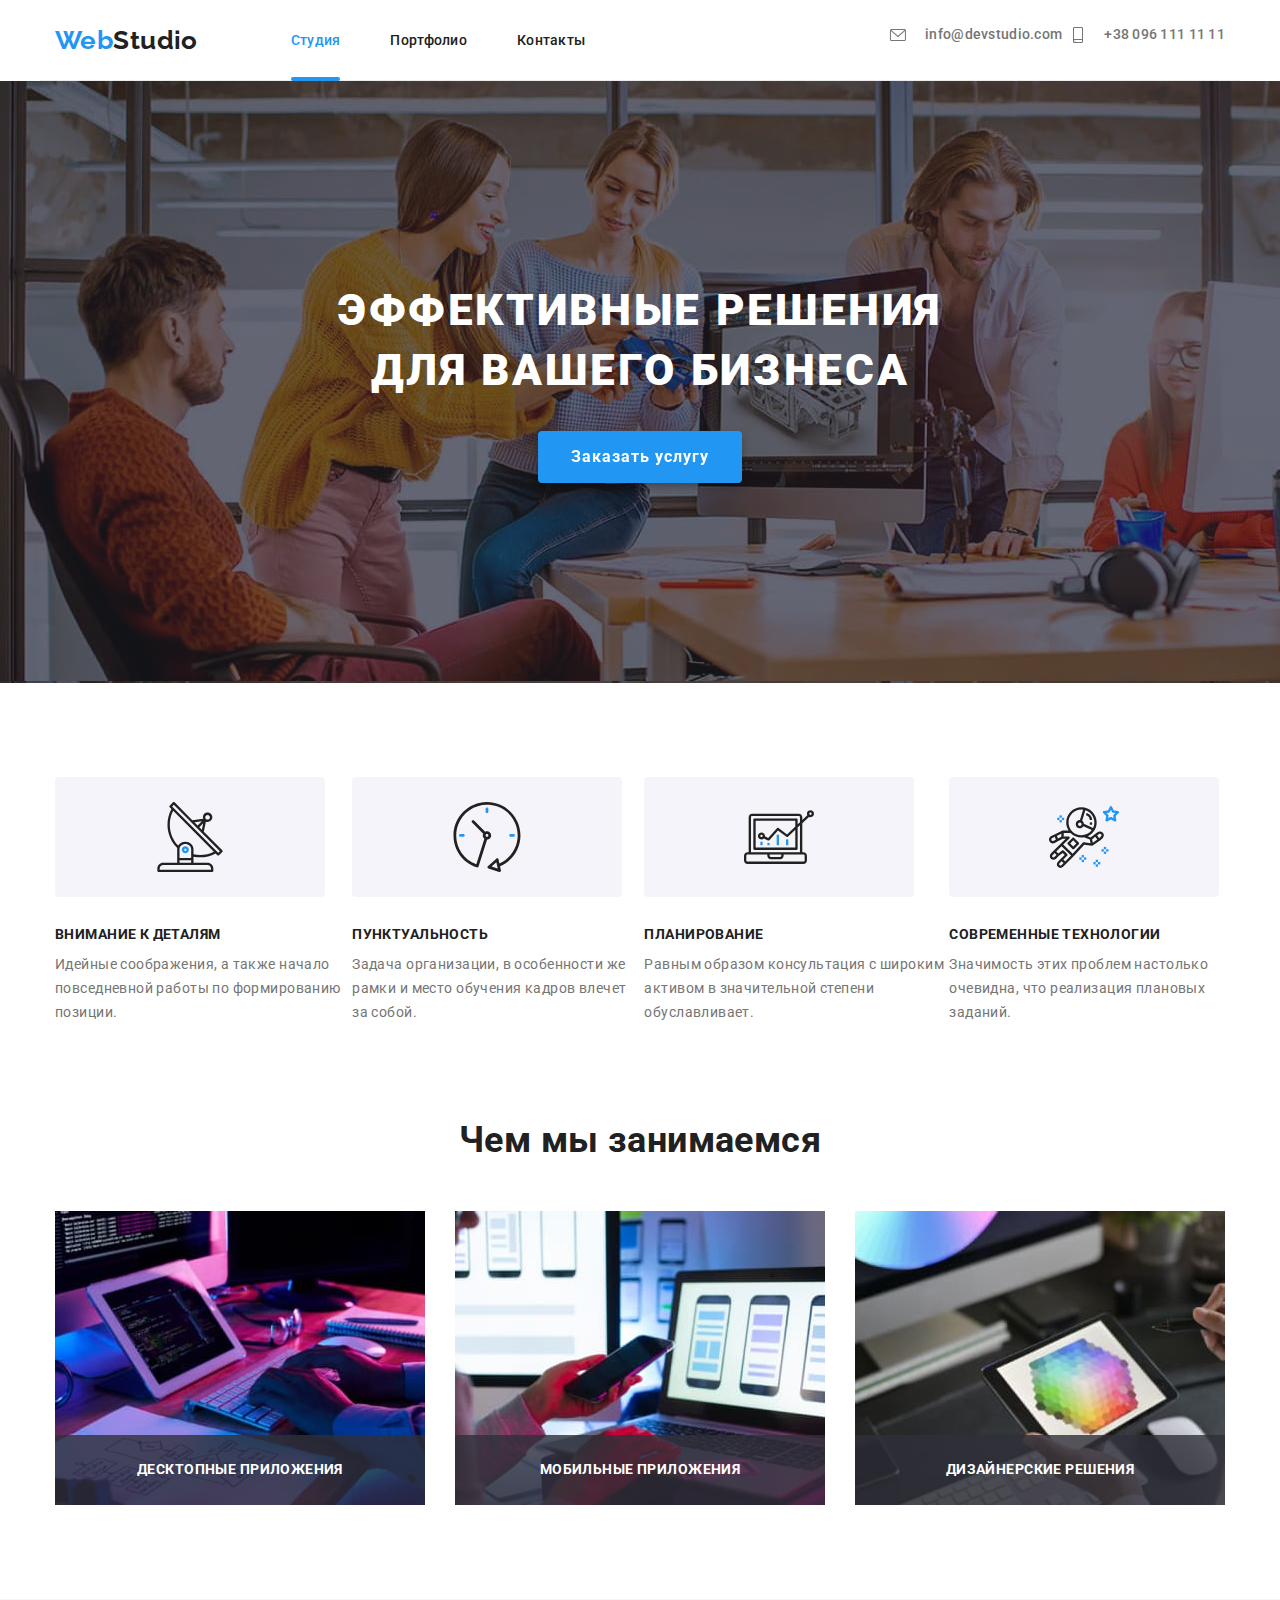
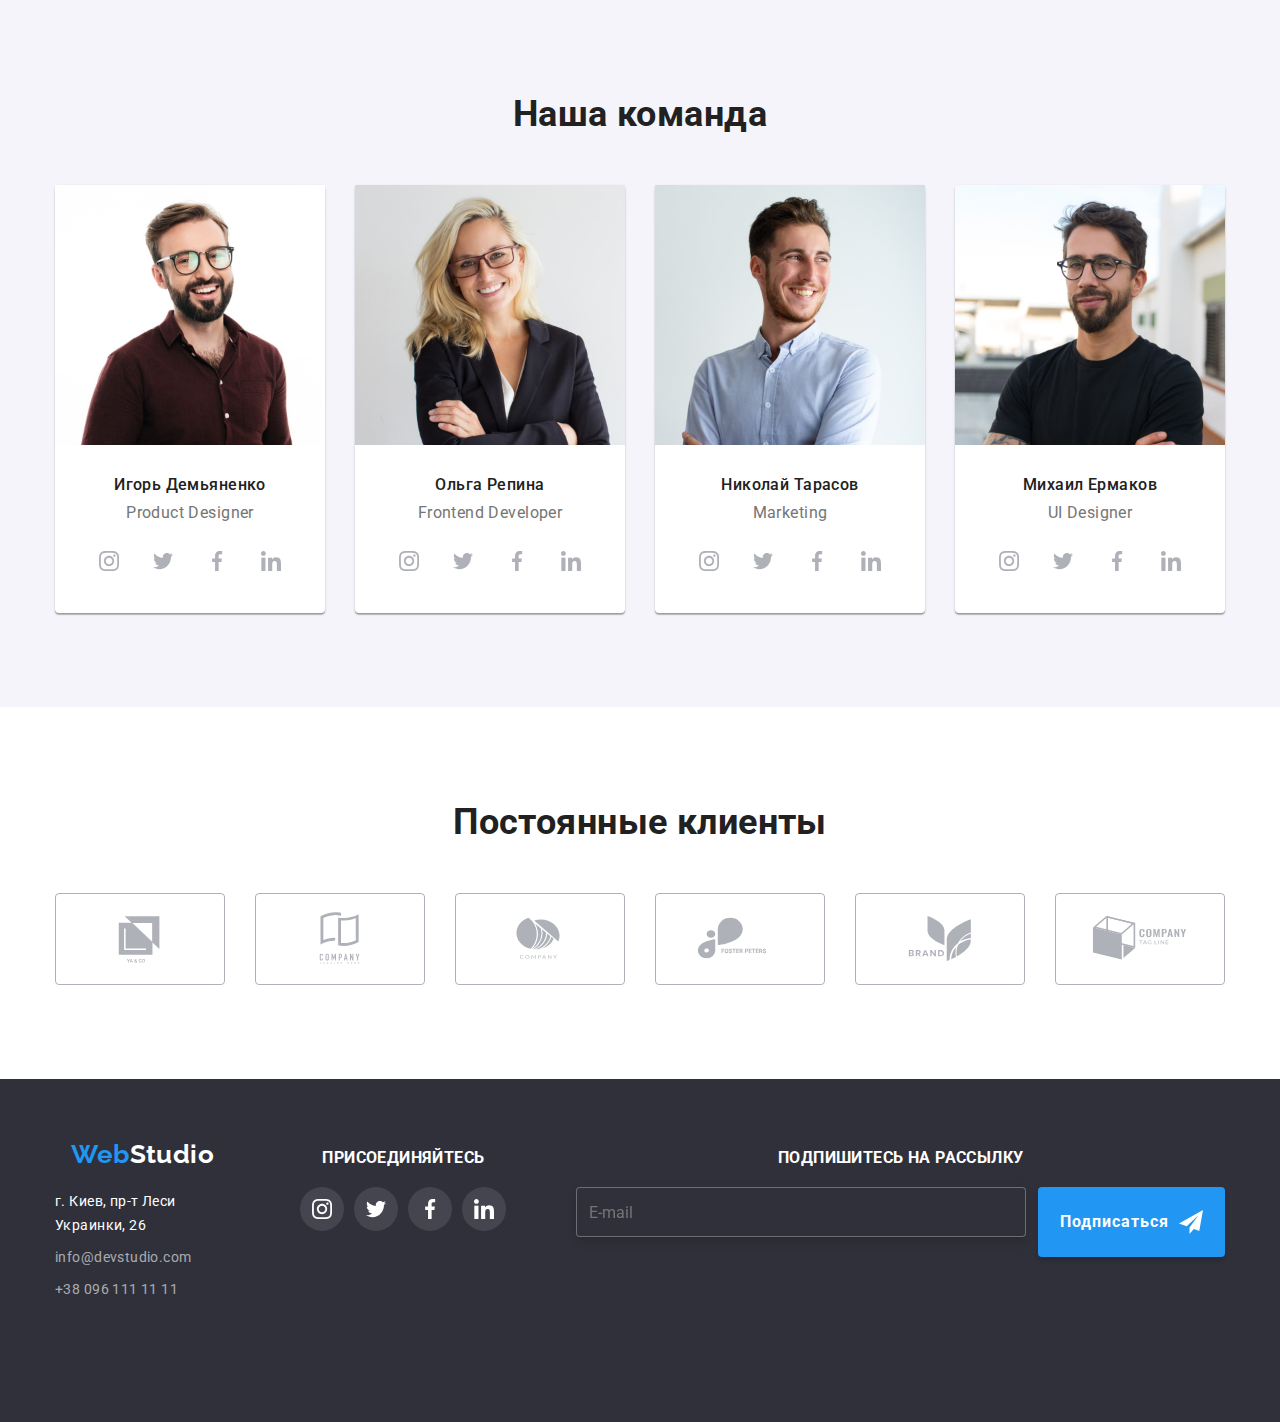
<file: index.html>
<!DOCTYPE html>
<html lang="ru">
  <head>
    <meta charset="UTF-8" />
    <meta http-equiv="X-UA-Compatible" content="IE=edge" />
    <meta name="viewport" content="width=device-width, initial-scale=1.0" />
    <title>Web Studio</title>
    <link rel="preconnect" href="https://fonts.gstatic.com" />
    <link
      href="https://fonts.googleapis.com/css2?family=Raleway:wght@700&family=Roboto:wght@400;500;700;900&display=swap"
      rel="stylesheet"
    />
    <link
      rel="stylesheet"
      href="https://cdnjs.cloudflare.com/ajax/libs/modern-normalize/1.0.0/modern-normalize.min.css"
    />
    <link rel="stylesheet" href="./css/main.min.css" />
  </head>
  <body>
    <!-- Header site -->
    <header class="header">
      <div class="header__container container">
        <a class="logo logo--header" href="./index.html">
          <span class="logo-colortext">Web</span>Studio
        </a>
        <nav class="header-nav">
          <ul class="header__nav">
            <li class="header-nav__item">
              <a
                class="header-nav__link header-nav__link-current"
                href="./index.html"
                >Студия</a
              >
            </li>
            <li class="header-nav__item">
              <a class="header-nav__link" href="./portfolio.html">Портфолио</a>
            </li>
            <li class="header-nav__item">
              <a class="header-nav__link" href="">Контакты</a>
            </li>
          </ul>
        </nav>
        <ul class="auth-nav">
          <li class="auth-nav__item">
            <a class="auth-nav__link" href="mailto:info@devstudio.com">
              <svg class="auth-nav__icon" width="34" height="12">
                <use href="./images/icons/sprite.svg#icon-envelope"></use>
              </svg>
              info@devstudio.com</a
            >
          </li>
          <li class="auth-nav__item">
            <a class="auth-nav__link" href="tell:+380961111111">
              <svg class="auth-nav__icon" width="32" height="16">
                <use href="./images/icons/sprite.svg#icon-smartphone"></use>
              </svg>
              +38 096 111 11 11</a
            >
          </li>
        </ul>
        <button type="button" class="mob-button" data-menu-button>
          <svg
            width="40"
            heidth="40"
            aria-label="Переключатель мобильного меню"
          >
            <use
              class="icon-mob-menu"
              href="./images/icons/sprite.svg#icon-mob-menu"
            ></use>
            <use
              class="icon-mob-close"
              href="./images/icons/sprite.svg#icon-mob-close"
            ></use>
          </svg>
        </button>
      </div>

      <div class="mob-menu mob-menu__container" data-menu>
        <ul class="mob-menu__list">
          <li class="mob-menu__item">
            <a class="link mob-menu__current" href="./index.html">Студия</a>
          </li>
          <li class="mob-menu__item">
            <a class="link" href="./portfolio.html">Портфолио</a>
          </li>
          <li class="mob-menu__item">
            <a class="link" href="./index.html">Контакты</a>
          </li>
        </ul>
        <div>
          <ul class="mob-menu__contact">
            <li class="mob-menu__phone">
              <a class="mob-menu__link" href="tel:+380961111111"
                >+380961111111</a
              >
            </li>
            <li class="mob-menu__email">
              <a class="link mob-menu__link" href="mailto:info@devstudio.com"
                >info@devstudio.com</a
              >
            </li>
          </ul>
          <ul class="mob-menu__social-item">
            <li class="mob-menu__social-item">Instagram</li>
            <li class="mob-menu__social-item">Twitter</li>
            <li class="mob-menu__social-item">Facebook</li>
            <li class="mob-menu__social-item">LinkedIn</li>
          </ul>
        </div>
      </div>
    </header>

    <main>
      <!-- Hero -->
      <section class="hero">
        <div class="container">
          <h1 class="hero__title">Эффективные решения для вашего бизнеса</h1>
          <button class="hero__button" type="button" data-modal-open>
            Заказать услугу
          </button>
        </div>
      </section>

      <!-- Features -->
      <section class="feature">
        <div class="container">
          <h2 class="hidden-title">Особенности</h2>
          <ul class="feature__list">
            <li class="feature__item">
              <div class="feature__box">
                <svg class="feature__icon">
                  <use href="./images/icons/sprite.svg#icon-antenna"></use>
                </svg>
              </div>
              <h3 class="feature__title">Внимание к деталям</h3>
              <p class="feature__text">
                Идейные соображения, а также начало повседневной работы по
                формированию позиции.
              </p>
            </li>
            <li class="feature__item">
              <div class="feature__box">
                <svg class="feature__icon">
                  <use href="./images/icons/sprite.svg#icon-clock"></use>
                </svg>
              </div>
              <h3 class="feature__title">Пунктуальность</h3>
              <p class="feature__text">
                Задача организации, в особенности же рамки и место обучения
                кадров влечет за собой.
              </p>
            </li>
            <li class="feature__item">
              <div class="feature__box">
                <svg class="feature__icon">
                  <use href="./images/icons/sprite.svg#icon-diagram"></use>
                </svg>
              </div>
              <h3 class="feature__title">Планирование</h3>
              <p class="feature__text">
                Равным образом консультация с широким активом в значительной
                степени обуславливает.
              </p>
            </li>
            <li class="feature__item">
              <div class="feature__box">
                <svg class="feature__icon">
                  <use href="./images/icons/sprite.svg#icon-astronaut"></use>
                </svg>
              </div>
              <h3 class="feature__title">Современные технологии</h3>
              <p class="feature__text">
                Значимость этих проблем настолько очевидна, что реализация
                плановых заданий.
              </p>
            </li>
          </ul>
        </div>
      </section>

      <!-- Our-directions  -->
      <section class="our-directions">
        <div class="container">
          <h2 class="section-title">Чем мы занимаемся</h2>
          <ul class="our-directions__list">
            <li class="our-directions__item">
              <img src="./images/work1.jpg" alt="Работа на планшете" />
              <div class="our-directions__thumb">
                <p class="our-directions__title">Десктопные приложения</p>
              </div>
            </li>
            <li class="our-directions__item">
              <img src="./images/work2.jpg" alt="Работа на телефоне" />
              <div class="our-directions__thumb">
                <p class="our-directions__title">Мобильные приложения</p>
              </div>
            </li>
            <li class="our-directions__item">
              <img src="./images/work3.jpg" alt="Работа на планшете" />
              <div class="our-directions__thumb">
                <p class="our-directions__title">Дизайнерские решения</p>
              </div>
            </li>
          </ul>
        </div>
      </section>

      <!-- TEAM  -->
      <section class="team">
        <div class="container">
          <h2 class="section-title">Наша команда</h2>
          <ul class="team__list">
            <li class="team__item">
              <img
                src="./images/staff1.jpg"
                width="270"
                height="260"
                alt="Член команды 1"
              />
              <div class="team__box">
                <h3 class="team__name">Игорь Демьяненко</h3>
                <p class="team__text" lang="en">Product Designer</p>
                <ul class="social-icons">
                  <li class="social-icons__item">
                    <a
                      href=""
                      class="social-icons__link"
                      target="_blank"
                      rel="noopener noreferrer"
                    >
                      <svg class="social-icons__svg">
                        <use
                          href="./images/icons/sprite.svg#icon-instagram"
                        ></use>
                      </svg>
                    </a>
                  </li>
                  <li class="social-icons__item">
                    <a
                      href=""
                      class="social-icons__link"
                      target="_blank"
                      rel="noopener noreferrer"
                    >
                      <svg class="social-icons__svg">
                        <use
                          href="./images/icons/sprite.svg#icon-twitter"
                        ></use>
                      </svg>
                    </a>
                  </li>
                  <li class="social-icons__item">
                    <a
                      href=""
                      class="social-icons__link"
                      target="_blank"
                      rel="noopener noreferrer"
                    >
                      <svg class="social-icons__svg">
                        <use
                          href="./images/icons/sprite.svg#icon-facebook"
                        ></use>
                      </svg>
                    </a>
                  </li>
                  <li class="social-icons__item">
                    <a
                      href=""
                      class="social-icons__link"
                      target="_blank"
                      rel="noopener noreferrer"
                    >
                      <svg class="social-icons__svg">
                        <use
                          href="./images/icons/sprite.svg#icon-linkedin"
                        ></use>
                      </svg>
                    </a>
                  </li>
                </ul>
              </div>
            </li>
            <li class="team__item">
              <img
                src="./images/staff2.jpg"
                width="270"
                height="260"
                alt="Член команды 2"
              />
              <div class="team__box">
                <h3 class="team__name">Ольга Репина</h3>
                <p class="team__text" lang="en">Frontend Developer</p>
                <ul class="social-icons">
                  <li class="social-icons__item">
                    <a
                      href=""
                      class="social-icons__link"
                      target="_blank"
                      rel="noopener noreferrer"
                    >
                      <svg class="social-icons__svg">
                        <use
                          href="./images/icons/sprite.svg#icon-instagram"
                        ></use>
                      </svg>
                    </a>
                  </li>
                  <li class="social-icons__item">
                    <a
                      href=""
                      class="social-icons__link"
                      target="_blank"
                      rel="noopener noreferrer"
                    >
                      <svg class="social-icons__svg">
                        <use
                          href="./images/icons/sprite.svg#icon-twitter"
                        ></use>
                      </svg>
                    </a>
                  </li>
                  <li class="social-icons__item">
                    <a
                      href=""
                      class="social-icons__link"
                      target="_blank"
                      rel="noopener noreferrer"
                    >
                      <svg class="social-icons__svg">
                        <use
                          href="./images/icons/sprite.svg#icon-facebook"
                        ></use>
                      </svg>
                    </a>
                  </li>
                  <li class="social-icons__item">
                    <a
                      href=""
                      class="social-icons__link"
                      target="_blank"
                      rel="noopener noreferrer"
                    >
                      <svg class="social-icons__svg">
                        <use
                          href="./images/icons/sprite.svg#icon-linkedin"
                        ></use>
                      </svg>
                    </a>
                  </li>
                </ul>
              </div>
            </li>
            <li class="team__item">
              <img
                src="./images/staff3.jpg"
                width="270"
                height="260"
                alt="Член команды 3"
              />
              <div class="team__box">
                <h3 class="team__name">Николай Тарасов</h3>
                <p class="team__text" lang="en">Marketing</p>
                <ul class="social-icons">
                  <li class="social-icons__item">
                    <a
                      href=""
                      class="social-icons__link"
                      target="_blank"
                      rel="noopener noreferrer"
                    >
                      <svg class="social-icons__svg">
                        <use
                          href="./images/icons/sprite.svg#icon-instagram"
                        ></use>
                      </svg>
                    </a>
                  </li>
                  <li class="social-icons__item">
                    <a
                      href=""
                      class="social-icons__link"
                      target="_blank"
                      rel="noopener noreferrer"
                    >
                      <svg class="social-icons__svg">
                        <use
                          href="./images/icons/sprite.svg#icon-twitter"
                        ></use>
                      </svg>
                    </a>
                  </li>
                  <li class="social-icons__item">
                    <a
                      href=""
                      class="social-icons__link"
                      target="_blank"
                      rel="noopener noreferrer"
                    >
                      <svg class="social-icons__svg">
                        <use
                          href="./images/icons/sprite.svg#icon-facebook"
                        ></use>
                      </svg>
                    </a>
                  </li>
                  <li class="social-icons__item">
                    <a
                      href=""
                      class="social-icons__link"
                      target="_blank"
                      rel="noopener noreferrer"
                    >
                      <svg class="social-icons__svg">
                        <use
                          href="./images/icons/sprite.svg#icon-linkedin"
                        ></use>
                      </svg>
                    </a>
                  </li>
                </ul>
              </div>
            </li>
            <li class="team__item">
              <img
                src="./images/staff4.jpg"
                width="270"
                height="260"
                alt="Член команды 4"
              />
              <div class="team__box">
                <h3 class="team__name">Михаил Ермаков</h3>
                <p class="team__text" lang="en">UI Designer</p>
                <ul class="social-icons">
                  <li class="social-icons__item">
                    <a
                      href=""
                      class="social-icons__link"
                      target="_blank"
                      rel="noopener noreferrer"
                    >
                      <svg class="social-icons__svg">
                        <use
                          href="./images/icons/sprite.svg#icon-instagram"
                        ></use>
                      </svg>
                    </a>
                  </li>
                  <li class="social-icons__item">
                    <a
                      href=""
                      class="social-icons__link"
                      target="_blank"
                      rel="noopener noreferrer"
                    >
                      <svg class="social-icons__svg">
                        <use
                          href="./images/icons/sprite.svg#icon-twitter"
                        ></use>
                      </svg>
                    </a>
                  </li>
                  <li class="social-icons__item">
                    <a
                      href=""
                      class="social-icons__link"
                      target="_blank"
                      rel="noopener noreferrer"
                    >
                      <svg class="social-icons__svg">
                        <use
                          href="./images/icons/sprite.svg#icon-facebook"
                        ></use>
                      </svg>
                    </a>
                  </li>
                  <li class="social-icons__item">
                    <a
                      href=""
                      class="social-icons__link"
                      target="_blank"
                      rel="noopener noreferrer"
                    >
                      <svg class="social-icons__svg">
                        <use
                          href="./images/icons/sprite.svg#icon-linkedin"
                        ></use>
                      </svg>
                    </a>
                  </li>
                </ul>
              </div>
            </li>
          </ul>
        </div>
      </section>
      <section class="clients">
        <div class="container">
          <h2 class="section-title">Постоянные клиенты</h2>
          <ul class="clients__list">
            <li class="clients__item">
              <a
                href=""
                class="clients__link"
                target="_blank"
                rel="noopener noreferrer"
              >
                <svg class="clients__icon">
                  <use href="./images/icons/sprite.svg#icon-logo1"></use>
                </svg>
              </a>
            </li>
            <li class="clients__item">
              <a
                href=""
                class="clients__link"
                target="_blank"
                rel="noopener noreferrer"
              >
                <svg class="clients__icon">
                  <use href="./images/icons/sprite.svg#icon-logo2"></use>
                </svg>
              </a>
            </li>
            <li class="clients__item">
              <a
                href=""
                class="clients__link"
                target="_blank"
                rel="noopener noreferrer"
              >
                <svg class="clients__icon">
                  <use href="./images/icons/sprite.svg#icon-logo3"></use>
                </svg>
              </a>
            </li>
            <li class="clients__item">
              <a
                href=""
                class="clients__link"
                target="_blank"
                rel="noopener noreferrer"
              >
                <svg class="clients__icon">
                  <use href="./images/icons/sprite.svg#icon-logo4"></use>
                </svg>
              </a>
            </li>
            <li class="clients__item">
              <a
                href=""
                class="clients__link"
                target="_blank"
                rel="noopener noreferrer"
              >
                <svg class="clients__icon">
                  <use href="./images/icons/sprite.svg#icon-logo5"></use>
                </svg>
              </a>
            </li>
            <li class="clients__item">
              <a
                href=""
                class="clients__link"
                target="_blank"
                rel="noopener noreferrer"
              >
                <svg class="clients__icon">
                  <use href="./images/icons/sprite.svg#icon-logo6"></use>
                </svg>
              </a>
            </li>
          </ul>
        </div>
      </section>
    </main>

    <!-- Footer -->
    <footer class="footer">
      <div class="footer__container container">
        <div class="footer-box">
          <a class="logo logo--footer" href="/"
            ><span class="logo-colortext">Web</span>Studio</a
          >
          <address class="footer-address">
            <ul class="footer__list">
              <li class="footer__item">
                <a
                  class="footer__link"
                  href="https://goo.gl/maps/Cei7VWRPJddVFzz26"
                  target="_blank"
                  rel="noopener noreferrer"
                  >г. Киев, пр-т Леси Украинки, 26</a
                >
              </li>
              <li class="footer__item">
                <a class="connect" href="mailto:info@devstudio.com"
                  >info@devstudio.com</a
                >
              </li>
              <li class="footer__item">
                <a class="connect" href="tell:+380961111111"
                  >+38 096 111 11 11</a
                >
              </li>
            </ul>
          </address>
        </div>
        <div class="footer-box">
          <h3 class="footer-title">Присоединяйтесь</h3>
          <ul class="footer-icons">
            <li class="footer-icons__item">
              <a
                href=""
                class="footer-icons__link"
                target="_blank"
                rel="noopener noreferrer"
              >
                <svg class="footer-icons__svg">
                  <use href="./images/icons/sprite.svg#icon-instagram"></use>
                </svg>
              </a>
            </li>
            <li class="footer-icons__item">
              <a
                href=""
                class="footer-icons__link"
                target="_blank"
                rel="noopener noreferrer"
              >
                <svg class="footer-icons__svg">
                  <use href="./images/icons/sprite.svg#icon-twitter"></use>
                </svg>
              </a>
            </li>
            <li class="footer-icons__item">
              <a
                href=""
                class="footer-icons__link"
                target="_blank"
                rel="noopener noreferrer"
              >
                <svg class="footer-icons__svg">
                  <use href="./images/icons/sprite.svg#icon-facebook"></use>
                </svg>
              </a>
            </li>
            <li class="footer-icons__item">
              <a
                href=""
                class="footer-icons__link"
                target="_blank"
                rel="noopener noreferrer"
              >
                <svg class="footer-icons__svg">
                  <use href="./images/icons/sprite.svg#icon-linkedin"></use>
                </svg>
              </a>
            </li>
          </ul>
        </div>
        <div>
          <h3 class="footer-title">Подпишитесь на рассылку</h3>
          <form class="footer-subscription">
            <div class="footer-form-field">
              <label>
                <input
                  type="email"
                  name="email"
                  placeholder="E-mail"
                  autocomplete="off"
                />
              </label>
            </div>
            <button class="button-subscription">
              Подписаться
              <svg class="footer-icon-send">
                <use href="./images/icons/sprite.svg#icon-send"></use>
              </svg>
            </button>
          </form>
        </div>
      </div>
      <div class="backdrop is-hidden" data-modal>
        <div class="modal">
          <b class="modal__title">Оставьте свои данные, мы вам перезвоним</b>
          <button class="modal__button" data-menu-button data-modal-close>
            <svg class="modal__icon-close" width="18" height="18">
              <use href="./images/icons/sprite.svg#icon-close"></use>
            </svg>
          </button>
          <form class="js-speaker-form">
            <label class="form-field">
              Имя
              <svg class="form-field__icon">
                <use href="./images/icons/sprite.svg#icon-person-black"></use>
              </svg>
              <input type="text" name="Имя" autofocus />
            </label>
            <label class="form-field">
              Телефон
              <svg class="form-field__icon">
                <use href="./images/icons/sprite.svg#icon-phone-black"></use>
              </svg>
              <input type="tel" name="tel" required />
            </label>
            <label class="form-field">
              Почта
              <svg class="form-field__icon">
                <use href="./images/icons/sprite.svg#icon-email-black"></use>
              </svg>
              <input type="email" name="email" required />
            </label>
            <label class="form-field">
              Комментарий
              <textarea rows="7" placeholder="Введите текст"></textarea>
            </label>
            <label class="label">
              <input
                class="checkbox"
                type="checkbox"
                name="checkbox"
                required
              />
              <span class="label-span"></span>
              Соглашаюсь с рассылкой и принимаю&ensp;<a class="contract" href=""
                >Условия договора</a
              >
            </label>
            <button class="button-submit" type="submit">Отправить</button>
          </form>
        </div>
      </div>
    </footer>
    <script src="./js/modal.js"></script>
    <script src="./js/menu.js"></script>
  </body>
</html>
</file>
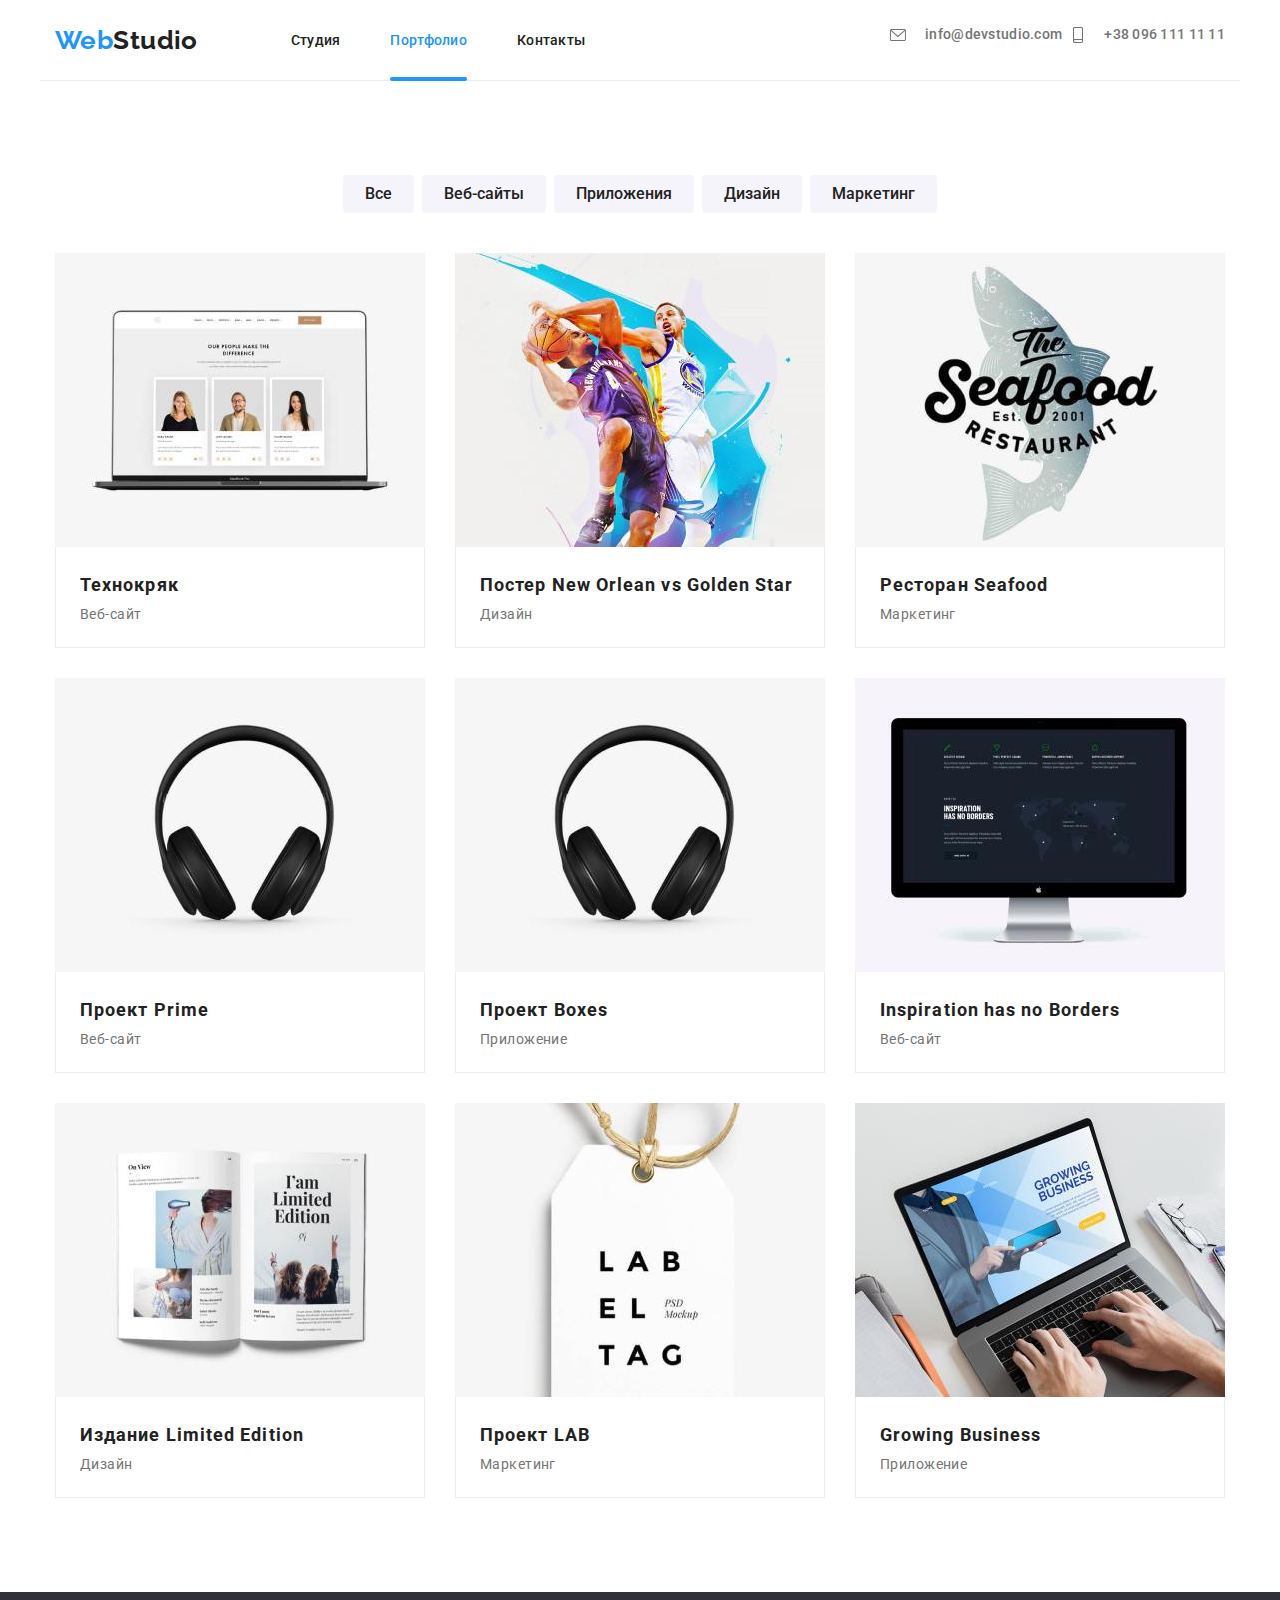
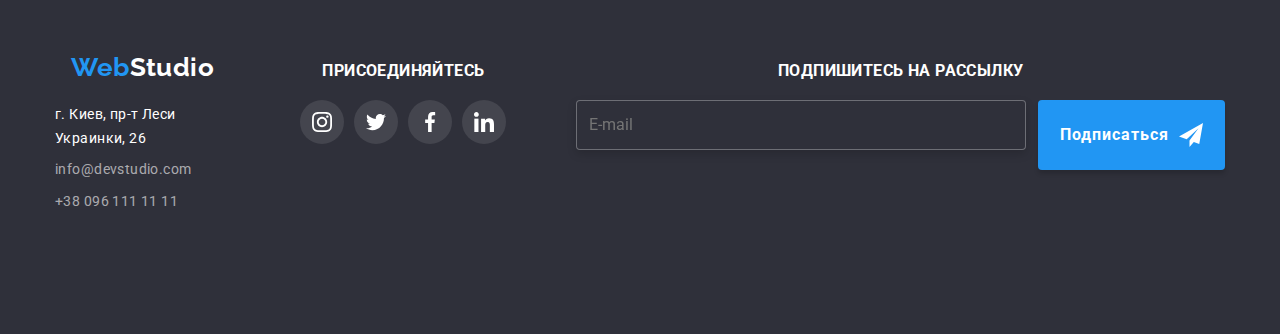
<file: portfolio.html>
<!DOCTYPE html>
<html lang="ru">
  <head>
    <meta charset="UTF-8" />
    <meta http-equiv="X-UA-Compatible" content="IE=edge" />
    <meta name="viewport" content="width=device-width, initial-scale=1.0" />
    <title>Portfolio</title>
    <link rel="preconnect" href="https://fonts.gstatic.com" />
    <link
      href="https://fonts.googleapis.com/css2?family=Raleway:wght@700&family=Roboto:wght@400;500;700;900&display=swap"
      rel="stylesheet"
    />
    <link
      rel="stylesheet"
      href="https://cdnjs.cloudflare.com/ajax/libs/modern-normalize/1.0.0/modern-normalize.min.css"
    />
    <link rel="stylesheet" href="./css/main.min.css" />
  </head>
  <body>
    <!-- Header site -->
    <header class="header">
      <div class="header__container container">
        <nav class="header-nav">
          <a class="logo logo--header" href="/"
            ><span class="logo-colortext">Web</span>Studio</a
          >
          <ul class="header__nav">
            <li class="header-nav__item">
              <a class="header-nav__link" href="./index.html">Студия</a>
            </li>
            <li class="header-nav__item">
              <a
                class="header-nav__link header-nav__link-current"
                href="./portfolio.html"
                >Портфолио</a
              >
            </li>
            <li class="header-nav__item">
              <a class="header-nav__link" href="">Контакты</a>
            </li>
          </ul>
        </nav>
        <ul class="auth-nav">
          <li class="auth-nav__item">
            <a class="auth-nav__link" href="mailto:info@devstudio.com">
              <svg class="auth-nav__icon" width="34" height="12">
                <use href="./images/icons/sprite.svg#icon-envelope"></use>
              </svg>
              info@devstudio.com</a
            >
          </li>
          <li class="auth-nav__item">
            <a class="auth-nav__link" href="tell:+380961111111">
              <svg class="auth-nav__icon" width="32" height="16">
                <use href="./images/icons/sprite.svg#icon-smartphone"></use>
              </svg>
              +38 096 111 11 11</a
            >
          </li>
        </ul>
        <button type="button" class="mob-button" data-menu-button>
          <svg
            width="40"
            heidth="40"
            aria-label="Переключатель мобильного меню"
          >
            <use
              class="icon-mob-menu"
              href="./images/icons/sprite.svg#icon-mob-menu"
            ></use>
            <use
              class="icon-mob-close"
              href="./images/icons/sprite.svg#icon-mob-close"
            ></use>
          </svg>
        </button>
      </div>

      <div class="mob-menu" data-menu>
        <div class="container">
          <ul class="mob-menu__list">
            <li class="mob-menu__item">
              <a class="link" href="./index.html">Студия</a>
            </li>
            <li class="mob-menu__item">
              <a class="link mob-menu__current" href="./portfolio.html"
                >Портфолио</a
              >
            </li>
            <li class="mob-menu__item">
              <a class="link" href="./index.html">Контакты</a>
            </li>
          </ul>
          <ul class="mob-menu__contact">
            <li class="mob-menu__phone">
              <a class="mob-menu__link" href="tel:+380961111111"
                >+380961111111</a
              >
            </li>
            <li class="mob-menu__email">
              <a class="link mob-menu__link" href="mailto:info@devstudio.com"
                >info@devstudio.com</a
              >
            </li>
          </ul>
          <ul class="mob-menu__social-item">
            <li class="mob-menu__social-item">Instagram</li>
            <li class="mob-menu__social-item">Twitter</li>
            <li class="mob-menu__social-item">Facebook</li>
            <li class="mob-menu__social-item">LinkedIn</li>
          </ul>
        </div>
      </div>
    </header>

    <main>
      <!-- Gallery progects -->
      <section class="gallery">
        <div class="container">
          <h1 class="hidden-title">Портфолио</h1>
          <ul class="gallery-nav">
            <li class="gallery-nav__item">
              <button class="gallery-nav__button" type="button">Все</button>
            </li>
            <li class="gallery-nav__item">
              <button class="gallery-nav__button" type="button">
                Веб-сайты
              </button>
            </li>
            <li class="gallery-nav__item">
              <button class="gallery-nav__button" type="button">
                Приложения
              </button>
            </li>
            <li class="gallery-nav__item">
              <button class="gallery-nav__button" type="button">Дизайн</button>
            </li>
            <li class="gallery-nav__item">
              <button class="gallery-nav__button" type="button">
                Маркетинг
              </button>
            </li>
          </ul>

          <h2 class="hidden-title">Галлерея проектов</h2>

          <ul class="gallery-progect">
            <li class="gallery-progect__item">
              <a href="" class="gallery-progect__link">
                <div class="gallery-project__thumb">
                  <picture>
                    <source
                      srcset="
                        ./images/desktop/galery/card1-1200.jpeg    1x,
                        ./images/desktop/galery/card1@2x-1200.jpeg 2x
                      "
                      media="(min-width: 1200px)"
                      type="image/jpeg"
                    />
                    <source
                      srcset="
                        ./images/tablet/galery/card1-768.jpeg    1x,
                        ./images/tablet/galery/card1@2x-768.jpeg 2x
                      "
                      media="(min-width: 768px)"
                      type="image/jpeg"
                    />
                    <source
                      srcset="
                        ./images/mobile/galery/card1-480.jpeg    1x,
                        ./images/mobile/galery/card1@2x-480.jpeg 2x
                      "
                      media="(max-width: 767.98px)"
                      type="image/jpeg"
                    />
                    <img
                      src="./images/mobile/galery/card1-480.jpeg"
                      width="450"
                      height="294"
                      alt="Веб-сайт Технокряк"
                    />
                  </picture>

                  <div class="gallery-progect__text">
                    <p>
                      Технокряк это современная площадка распространения
                      коронавируса. Компании используют эту платформу для
                      цифрового шпионажа и атак на защищённые сервера
                      конкурентов.
                    </p>
                  </div>
                </div>
                <div class="gallery-project__about">
                  <h3 class="gallery-project__title">Технокряк</h3>
                  <p class="gallery-project__text">Веб-сайт</p>
                </div>
              </a>
            </li>

            <li class="gallery-progect__item">
              <a href="" class="gallery-progect__link">
                <div class="gallery-project__thumb">
                  <picture>
                    <source
                      srcset="
                        ./images/desktop/galery/card2-1200.jpeg    1x,
                        ./images/desktop/galery/card2@2x-1200.jpeg 2x
                      "
                      media="(min-width: 1200px)"
                      type="image/jpeg"
                    />
                    <source
                      srcset="
                        ./images/tablet/galery/card2-768.jpeg    1x,
                        ./images/tablet/galery/card2@2x-768.jpeg 2x
                      "
                      media="(min-width: 768px)"
                      type="image/jpeg"
                    />
                    <source
                      srcset="
                        ./images/mobile/galery/card2-480.jpeg    1x,
                        ./images/mobile/galery/card2@2x-480.jpeg 2x
                      "
                      media="(max-width: 767.98px)"
                      type="image/jpeg"
                    />
                    <img
                      src="./images/mobile/galery/card2-480.jpeg"
                      width="450"
                      height="294"
                      alt="Дизайн Постера New Orlean vs Golden Star"
                    />
                  </picture>
                  <div class="gallery-progect__text">
                    <p>
                      Технокряк это современная площадка распространения
                      коронавируса. Компании используют эту платформу для
                      цифрового шпионажа и атак на защищённые сервера
                      конкурентов.
                    </p>
                  </div>
                </div>
                <div class="gallery-project__about">
                  <h3 class="gallery-project__title">
                    Постер <span lang="en">New Orlean vs Golden Star</span>
                  </h3>
                  <p class="gallery-project__text">Дизайн</p>
                </div>
              </a>
            </li>

            <li class="gallery-progect__item">
              <a href="" class="gallery-progect__link">
                <div class="gallery-project__thumb">
                  <picture>
                    <source
                      srcset="
                        ./images/desktop/galery/card3-1200.jpeg    1x,
                        ./images/desktop/galery/card3@2x-1200.jpeg 2x
                      "
                      media="(min-width: 1200px)"
                      type="image/jpeg"
                    />
                    <source
                      srcset="
                        ./images/tablet/galery/card3-768.jpeg    1x,
                        ./images/tablet/galery/card3@2x-768.jpeg 2x
                      "
                      media="(min-width: 768px)"
                      type="image/jpeg"
                    />
                    <source
                      srcset="
                        ./images/mobile/galery/card3-480.jpeg    1x,
                        ./images/mobile/galery/card3@2x-480.jpeg 2x
                      "
                      media="(max-width: 767.98px)"
                      type="image/jpeg"
                    />
                    <img
                      src="./images/mobile/galery/card3-480.jpeg"
                      width="450"
                      height="294"
                      alt="Приложение Ресторан Seafood"
                    />
                  </picture>
                  <div class="gallery-progect__text">
                    <p>
                      Технокряк это современная площадка распространения
                      коронавируса. Компании используют эту платформу для
                      цифрового шпионажа и атак на защищённые сервера
                      конкурентов.
                    </p>
                  </div>
                </div>
                <div class="gallery-project__about">
                  <h3 class="gallery-project__title">
                    Ресторан <span lang="en">Seafood</span>
                  </h3>
                  <p class="gallery-project__text">Маркетинг</p>
                </div>
              </a>
            </li>

            <li class="gallery-progect__item">
              <a href="" class="gallery-progect__link">
                <div class="gallery-project__thumb">
                  <picture>
                    <source
                      srcset="
                        ./images/desktop/galery/card4-1200.jpeg    1x,
                        ./images/desktop/galery/card4@2x-1200.jpeg 2x
                      "
                      media="(min-width: 1200px)"
                      type="image/jpeg"
                    />
                    <source
                      srcset="
                        ./images/tablet/galery/card4-768.jpeg    1x,
                        ./images/tablet/galery/card4@2x-768.jpeg 2x
                      "
                      media="(min-width: 768px)"
                      type="image/jpeg"
                    />
                    <source
                      srcset="
                        ./images/mobile/galery/card4-480.jpeg    1x,
                        ./images/mobile/galery/card4@2x-480.jpeg 2x
                      "
                      media="(max-width: 767.98px)"
                      type="image/jpeg"
                    />
                    <img
                      src="./images/mobile/galery/card4-480.jpeg"
                      width="450"
                      height="294"
                      alt="Маркетинг Проекта Prime"
                    />
                  </picture>
                  <div class="gallery-progect__text">
                    <p>
                      Технокряк это современная площадка распространения
                      коронавируса. Компании используют эту платформу для
                      цифрового шпионажа и атак на защищённые сервера
                      конкурентов.
                    </p>
                  </div>
                </div>
                <div class="gallery-project__about">
                  <h3 class="gallery-project__title">
                    Проект <span lang="en">Prime</span>
                  </h3>
                  <p class="gallery-project__text">Веб-сайт</p>
                </div>
              </a>
            </li>

            <li class="gallery-progect__item">
              <a href="" class="gallery-progect__link">
                <div class="gallery-project__thumb">
                  <picture>
                    <source
                      srcset="
                        ./images/desktop/galery/card4-1200.jpeg    1x,
                        ./images/desktop/galery/card4@2x-1200.jpeg 2x
                      "
                      media="(min-width: 1200px)"
                      type="image/jpeg"
                    />
                    <source
                      srcset="
                        ./images/tablet/galery/card4-768.jpeg    1x,
                        ./images/tablet/galery/card4@2x-768.jpeg 2x
                      "
                      media="(min-width: 768px)"
                      type="image/jpeg"
                    />
                    <source
                      srcset="
                        ./images/mobile/galery/card4-480.jpeg    1x,
                        ./images/mobile/galery/card4@2x-480.jpeg 2x
                      "
                      media="(max-width: 767.98px)"
                      type="image/jpeg"
                    />
                    <img
                      src="./images/mobile/galery/card4-480.jpeg"
                      width="450"
                      height="294"
                      alt="Маркетинг Проекта Prime"
                    />
                  </picture>
                  <div class="gallery-progect__text">
                    <p>
                      Технокряк это современная площадка распространения
                      коронавируса. Компании используют эту платформу для
                      цифрового шпионажа и атак на защищённые сервера
                      конкурентов.
                    </p>
                  </div>
                </div>
                <div class="gallery-project__about">
                  <h3 class="gallery-project__title">
                    Проект <span lang="en">Boxes</span>
                  </h3>
                  <p class="gallery-project__text">Приложение</p>
                </div>
              </a>
            </li>

            <li class="gallery-progect__item">
              <a href="" class="gallery-progect__link">
                <div class="gallery-project__thumb">
                  <picture>
                    <source
                      srcset="
                        ./images/desktop/galery/card6-1200.jpeg    1x,
                        ./images/desktop/galery/card6@2x-1200.jpeg 2x
                      "
                      media="(min-width: 1200px)"
                      type="image/jpeg"
                    />
                    <source
                      srcset="
                        ./images/tablet/galery/card6-768.jpeg    1x,
                        ./images/tablet/galery/card6@2x-768.jpeg 2x
                      "
                      media="(min-width: 768px)"
                      type="image/jpeg"
                    />
                    <source
                      srcset="
                        ./images/mobile/galery/card6-480.jpeg    1x,
                        ./images/mobile/galery/card6@2x-480.jpeg 2x
                      "
                      media="(max-width: 767.98px)"
                      type="image/jpeg"
                    />
                    <img
                      src="./images/mobile/galery/card6-480.jpeg"
                      width="450"
                      height="294"
                      alt="Веб-сайт Inspiration has no Borders"
                    />
                  </picture>
                  <div class="gallery-progect__text">
                    <p>
                      Технокряк это современная площадка распространения
                      коронавируса. Компании используют эту платформу для
                      цифрового шпионажа и атак на защищённые сервера
                      конкурентов.
                    </p>
                  </div>
                </div>
                <div class="gallery-project__about">
                  <h3 class="gallery-project__title" lang="en">
                    Inspiration has no Borders
                  </h3>
                  <p class="gallery-project__text">Веб-сайт</p>
                </div>
              </a>
            </li>

            <li class="gallery-progect__item">
              <a href="" class="gallery-progect__link">
                <div class="gallery-project__thumb">
                  <picture>
                    <source
                      srcset="
                        ./images/desktop/galery/card7-1200.jpeg    1x,
                        ./images/desktop/galery/card7@2x-1200.jpeg 2x
                      "
                      media="(min-width: 1200px)"
                      type="image/jpeg"
                    />
                    <source
                      srcset="
                        ./images/tablet/galery/card7-768.jpeg    1x,
                        ./images/tablet/galery/card7@2x-768.jpeg 2x
                      "
                      media="(min-width: 768px)"
                      type="image/jpeg"
                    />
                    <source
                      srcset="
                        ./images/mobile/galery/card7-480.jpeg    1x,
                        ./images/mobile/galery/card7@2x-480.jpeg 2x
                      "
                      media="(max-width: 767.98px)"
                      type="image/jpeg"
                    />
                    <img
                      src="./images/mobile/galery/card7-480.jpeg"
                      width="450"
                      height="294"
                      alt="Дизайн Издания Limited Edition"
                    />
                  </picture>

                  <div class="gallery-progect__text">
                    <p>
                      Технокряк это современная площадка распространения
                      коронавируса. Компании используют эту платформу для
                      цифрового шпионажа и атак на защищённые сервера
                      конкурентов.
                    </p>
                  </div>
                </div>
                <div class="gallery-project__about">
                  <h3 class="gallery-project__title">
                    Издание <span lang="en">Limited Edition</span>
                  </h3>
                  <p class="gallery-project__text">Дизайн</p>
                </div>
              </a>
            </li>

            <li class="gallery-progect__item">
              <a href="" class="gallery-progect__link">
                <div class="gallery-project__thumb">
                  <picture>
                    <source
                      srcset="
                        ./images/desktop/galery/card8-1200.jpeg    1x,
                        ./images/desktop/galery/card8@2x-1200.jpeg 2x
                      "
                      media="(min-width: 1200px)"
                      type="image/jpeg"
                    />
                    <source
                      srcset="
                        ./images/tablet/galery/card8-768.jpeg    1x,
                        ./images/tablet/galery/card8@2x-768.jpeg 2x
                      "
                      media="(min-width: 768px)"
                      type="image/jpeg"
                    />
                    <source
                      srcset="
                        ./images/mobile/galery/card8-480.jpeg    1x,
                        ./images/mobile/galery/card8@2x-480.jpeg 2x
                      "
                      media="(max-width: 767.98px)"
                      type="image/jpeg"
                    />
                    <img
                      src="./images/mobile/galery/card8-480.jpeg"
                      width="450"
                      height="294"
                      alt="Маркетинг Проекта LAB"
                    />
                  </picture>
                  <div class="gallery-progect__text">
                    <p>
                      Технокряк это современная площадка распространения
                      коронавируса. Компании используют эту платформу для
                      цифрового шпионажа и атак на защищённые сервера
                      конкурентов.
                    </p>
                  </div>
                </div>
                <div class="gallery-project__about">
                  <h3 class="gallery-project__title">
                    Проект <span lang="en">LAB</span>
                  </h3>
                  <p class="gallery-project__text">Маркетинг</p>
                </div>
              </a>
            </li>

            <li class="gallery-progect__item">
              <a href="" class="gallery-progect__link">
                <div class="gallery-project__thumb">
                  <picture>
                    <source
                      srcset="
                        ./images/desktop/galery/card9-1200.jpeg    1x,
                        ./images/desktop/galery/card9@2x-1200.jpeg 2x
                      "
                      media="(min-width: 1200px)"
                      type="image/jpeg"
                    />
                    <source
                      srcset="
                        ./images/tablet/galery/card9-768.jpeg    1x,
                        ./images/tablet/galery/card9@2x-768.jpeg 2x
                      "
                      media="(min-width: 768px)"
                      type="image/jpeg"
                    />
                    <source
                      srcset="
                        ./images/mobile/galery/card9-480.jpeg    1x,
                        ./images/mobile/galery/card9@2x-480.jpeg 2x
                      "
                      media="(max-width: 767.98px)"
                      type="image/jpeg"
                    />
                    <img
                      src="./images/mobile/galery/card9-480.jpeg"
                      width="450"
                      height="294"
                      alt="Приложение Growing Business"
                    />
                  </picture>
                  <div class="gallery-progect__text">
                    <p>
                      Технокряк это современная площадка распространения
                      коронавируса. Компании используют эту платформу для
                      цифрового шпионажа и атак на защищённые сервера
                      конкурентов.
                    </p>
                  </div>
                </div>
                <div class="gallery-project__about">
                  <h3 class="gallery-project__title" lang="en">
                    Growing Business
                  </h3>
                  <p class="gallery-project__text">Приложение</p>
                </div>
              </a>
            </li>
          </ul>
        </div>
      </section>
    </main>

    <!-- Footer -->
    <footer class="footer">
      <div class="footer__container container">
        <div class="footer-box">
          <a class="logo logo--footer" href="/"
            ><span class="logo-colortext">Web</span>Studio</a
          >
          <address class="footer-address">
            <ul class="footer__list">
              <li class="footer__item">
                <a
                  class="footer__link"
                  href="https://goo.gl/maps/Cei7VWRPJddVFzz26"
                  target="_blank"
                  rel="noopener noreferrer"
                  >г. Киев, пр-т Леси Украинки, 26</a
                >
              </li>
              <li class="footer__item">
                <a class="connect" href="mailto:info@devstudio.com"
                  >info@devstudio.com</a
                >
              </li>
              <li class="footer__item">
                <a class="connect" href="tell:+380961111111"
                  >+38 096 111 11 11</a
                >
              </li>
            </ul>
          </address>
        </div>
        <div class="footer-box">
          <h3 class="footer-title">Присоединяйтесь</h3>
          <ul class="footer-icons">
            <li class="footer-icons__item">
              <a
                href=""
                class="footer-icons__link"
                target="_blank"
                rel="noopener noreferrer"
              >
                <svg class="footer-icons__svg">
                  <use href="./images/icons/sprite.svg#icon-instagram"></use>
                </svg>
              </a>
            </li>
            <li class="footer-icons__item">
              <a
                href=""
                class="footer-icons__link"
                target="_blank"
                rel="noopener noreferrer"
              >
                <svg class="footer-icons__svg">
                  <use href="./images/icons/sprite.svg#icon-twitter"></use>
                </svg>
              </a>
            </li>
            <li class="footer-icons__item">
              <a
                href=""
                class="footer-icons__link"
                target="_blank"
                rel="noopener noreferrer"
              >
                <svg class="footer-icons__svg">
                  <use href="./images/icons/sprite.svg#icon-facebook"></use>
                </svg>
              </a>
            </li>
            <li
              class="footer-icons__item"
              target="_blank"
              rel="noopener noreferrer"
            >
              <a href="" class="footer-icons__link">
                <svg class="footer-icons__svg">
                  <use href="./images/icons/sprite.svg#icon-linkedin"></use>
                </svg>
              </a>
            </li>
          </ul>
        </div>
        <div class="footer-box1">
          <h3 class="footer-title">Подпишитесь на рассылку</h3>
          <form class="footer-subscription">
            <div class="footer-form-field">
              <label>
                <input
                  type="email"
                  name="email"
                  placeholder="E-mail"
                  autocomplete="off"
                />
              </label>
            </div>
            <button class="button-subscription">
              Подписаться
              <svg class="footer-icon-send">
                <use href="./images/icons/sprite.svg#icon-send"></use>
              </svg>
            </button>
          </form>
        </div>
      </div>
      <div class="backdrop is-hidden" data-modal>
        <div class="modal">
          <b class="modal__title">Оставьте свои данные, мы вам перезвоним</b>
          <button class="modal__button" data-modal-close>
            <svg class="modal__icon-close" width="18" height="18">
              <use href="./images/icons/sprite.svg#icon-close"></use>
            </svg>
          </button>
          <form class="js-speaker-form">
            <label class="form-field">
              Имя
              <svg class="form-field__icon">
                <use href="./images/icons/sprite.svg#icon-person-black"></use>
              </svg>
              <input type="text" name="Имя" autofocus />
            </label>
            <label class="form-field">
              Телефон
              <svg class="form-field__icon">
                <use href="./images/icons/sprite.svg#icon-phone-black"></use>
              </svg>
              <input type="tel" name="tel" required />
            </label>
            <label class="form-field">
              Почта
              <svg class="form-field__icon">
                <use href="./images/icons/sprite.svg#icon-email-black"></use>
              </svg>
              <input type="email" name="email" required />
            </label>
            <label class="form-field">
              Комментарий
              <textarea rows="7" placeholder="Введите текст"></textarea>
            </label>
            <label class="label">
              <input
                class="checkbox"
                type="checkbox"
                name="checkbox"
                required
              />
              <span class="label-span"></span>
              Соглашаюсь с рассылкой и принимаю&ensp;<a class="contract" href=""
                >Условия договора</a
              >
            </label>
            <button class="button-submit" type="submit">Отправить</button>
          </form>
        </div>
      </div>
    </footer>
    <script src="./js/modal.js"></script>
    <script>
      (() => {
        document
          .querySelector(".js-speaker-form")
          .addEventListener("submit", (e) => {
            e.preventDefault();

            new FormData(e.currentTarget).forEach((value, name) =>
              console.log(`${name}: ${value}`)
            );
          });
      })();
    </script>
  </body>
</html>
</file>
<file: css/main.min.css>
:root{--main-text-color: #757575;--title-text-color: #212121;--accent-text-color: #2196f3;--white-text-color: #ffffff;--accent-bg-color: #e5e5e5;--dark-bg-color: #2f303a;--white-bg-color: #ffffff;--second-bg-color: #f5f4fa;--title-font: Roboto, sans-serif;--logo-font: Raleway, sans-serif;--icons-color: #afb1b8;--animation: 250ms cubic-bezier(0.4, 0, 0.2, 1)}html{box-sizing:border-box}*,*::before,*::after{box-sizing:inherit}body{color:var(--main-text-color);font-family:var(--title-font);font-size:14px;line-height:1.71;letter-spacing:0.03em}img{display:block;width:100%;height:auto}h1,h2,h3,h4,h5,h6,p{margin:0}a{text-decoration:none;color:inherit}a:hover,a:focus{color:var(--accent-text-color)}textarea{resize:none}ul{padding-left:0;margin:0;list-style:none}.link{color:inherit;text-decoration:none}.link:hover,.link:focus{color:var(--accent-text-color)}.item{display:flex;flex-wrap:wrap}.hidden-title{position:absolute;width:1px;height:1px;border:0;margin:-1px;padding:0;clip:rect(0 0 0 0);overflow:hidden}.container{width:100%;padding-right:15px;padding-left:15px;margin-left:auto;margin-right:auto}@media screen and (min-width: 480px){.container{max-width:480px}}@media screen and (min-width: 768px){.container{max-width:768px}}@media screen and (min-width: 1200px){.container{max-width:1200px}}.section-title{margin-bottom:50px;color:var(--title-text-color);font-family:var(--title-font);font-weight:700;font-size:36px;line-height:1.17;text-align:center;width:100%}@media screen and (max-width: 1199px){.section-title{font-size:28px;margin-bottom:30px}}.logo{display:inline-block;font-family:var(--logo-font);font-weight:700;font-size:26px;line-height:1.19;text-decoration:none}.logo--header{color:var(--title-text-color)}@media screen and (min-width: 768px){.logo--header{margin-right:88px}}@media screen and (min-width: 1200px){.logo--header{margin-right:93px;color:var(--title-text-color)}}@media screen and (max-width: 767px){.logo--header{padding-top:16px;padding-bottom:16px}}.logo--footer{margin-bottom:20px;color:var(--white-text-color)}.logo-colortext{color:var(--accent-text-color)}.backdrop{position:fixed;left:0px;top:-1px;transition:opacity var(--animation),visability var(--animation);width:100%;height:100%;background-color:#75757593}.backdrop.is-hidden{opacity:0;visibility:hidden;pointer-events:none}.modal{position:absolute;top:50%;left:50%;transform:translate(-50%, -50%);max-width:528px;min-height:581px;padding:40px;background-color:var(--white-bg-color)}@media screen and (max-width: 767px){.modal{width:450px}}.modal__title{display:flex;text-align:center;font-family:var(--title-font);font-weight:700;font-size:20px;line-height:23px;color:var(--title-text-color);margin-bottom:12px}.modal__button:hover .modal__icon-close,.modal__button:focus .modal__icon-close{fill:var(--accent-text-color)}.modal__button{position:absolute;display:flex;justify-content:center;align-items:center;top:8px;right:9px;border-radius:50%;width:30px;height:30px;border:1px solid #212121;background-color:var(--white-bg-color);cursor:pointer}.modal__modal__icon-close:hover{border-color:var(--accent-text-color)}.form-field:focus-within>.form-field__icon{fill:var(--accent-text-color)}.form-field:hover>.form-field__icon{fill:var(--accent-text-color);border:var(--accent-text-color)}.form-field:hover>input{border-color:var(--accent-text-color)}.form-field:hover>textarea{border-color:var(--accent-text-color)}.form-field__icon{position:absolute;width:18px;height:18px;top:36px;left:11px}.button-submit{position:absolute;width:200px;height:50px;display:flex;justify-content:center;align-items:center;left:50%;transform:translate(-50%);background:#2196f3;box-shadow:0px 4px 4px rgba(0,0,0,0.15);border-radius:4px;border:0;cursor:pointer;font-family:var(--title-font);font-style:400;font-weight:700;font-size:16px;line-height:1, 87;display:flex;align-items:center;text-align:center;letter-spacing:0.06em;color:#ffffff}.form-field{position:relative;display:flex;flex-direction:column;margin-bottom:10px}.form-field input{padding:11px 42px;border:1px solid rgba(33,33,33,0.2);border-radius:4px;width:100%}.form-field textarea{width:100%;padding:11px 12px;font-family:var(--title-font);font-weight:400;font-size:12px;line-height:14px;letter-spacing:0.01em;border:1px solid rgba(33,33,33,0.2);border-radius:4px}.contract{color:var(--accent-text-color);text-decoration:underline}.checkbox{position:absolute;width:1px;height:1px;border:0;margin:-1px;padding:0;clip:rect(0 0 0 0);overflow:hidden}.checkbox:checked+.label-span{background-size:contain;background-repeat:no-repeat;background-position:50% 50%;background-color:var(--accent-text-color);background-image:url(../images/icons/vector.svg);background-origin:border-box;border:var(--accent-text-color)}.checkbox:focus+.label-span{border-color:var(--accent-text-color)}.label-span{display:inline-block;width:16px;height:15px;border:2px solid var(--title-text-color);border-radius:3px;margin-right:8px}.social-icons{display:inline-flex}.social-icons__svg{width:20px;height:20px;fill:var(--icons-color);transition:var(--animation)}.social-icons__link{display:flex;align-items:center;justify-content:center;width:44px;height:44px;border-radius:50%;background-color:var(--white-bg-color);transition:background-color var(--animation)}.social-icons__link:hover{background-color:var(--accent-text-color)}.social-icons__link:focus{background-color:var(--accent-text-color)}.social-icons__link:hover .social-icons__svg,.social-icons__link:focus .social-icons__svg{fill:var(--white-text-color)}.social-icons__item:not(:last-child){margin-right:10px}.header__container{display:flex;align-items:center;justify-content:space-between;position:relative;border-bottom:1px solid #ececec;background-color:var(--white-bg-color)}@media screen and (min-width: 768px){.header__nav{display:flex}}@media screen and (max-width: 767px){.header__nav{display:none}}@media screen and (min-width: 768px){.header-nav{display:flex;align-items:center}}@media screen and (max-width: 767px){.header-nav{display:none}}@media screen and (max-width: 767px){.header-nav__item:not(:last-child){margin-bottom:32px}}@media screen and (min-width: 768px){.header-nav__item:not(:last-child){margin-right:50px}}.header-nav__link{transition:color var(--animation);color:var(--title-text-color);font-family:var(--title-font);font-weight:500;font-size:40px;line-height:47px;letter-spacing:0.02em;cursor:pointer}@media screen and (min-width: 768px){.header-nav__link{position:relative;transition:color var(--animation);display:block;padding-top:32px;padding-bottom:32px;font-size:14px;line-height:1.14;line-height:16px}}.header-nav__link-current::after{content:"";position:absolute;left:0;bottom:0;display:block;width:100%;height:4px;background-color:var(--accent-text-color);border-radius:2px;bottom:-1px}.header-nav__link:hover,.header-nav__link:focus{color:var(--accent-text-color)}.header-nav__link-current{color:var(--accent-text-color)}@media screen and (min-width: 768px){.auth-nav{display:flex;margin-left:auto}}@media screen and (max-width: 1199px){.auth-nav{flex-direction:column}}@media screen and (max-width: 767px){.auth-nav{display:none}}.auth-nav__item:not(:last-child){margin-bottom:10px}.auth-nav__link{display:flex;align-items:center;color:var(--main-text-color);font-weight:500;line-height:1.14;letter-spacing:0.02em;cursor:pointer;transition:color var(--animation)}.auth-nav__link:hover,.auth-nav__link:focus{color:var(--accent-text-color)}.auth-nav__icon{fill:currentColor;margin-right:10px}.hero{padding-top:200px;padding-bottom:200px;max-width:1600px;text-align:center;background-size:contain;background-repeat:no-repeat;background:linear-gradient(rgba(47,48,58,0.4), rgba(47,48,58,0.4)),url(../images/hero.jpeg)}.hero__title{display:block;margin-bottom:30px;margin-left:auto;margin-right:auto;height:120px;color:var(--white-text-color);font-family:var(--title-font);font-weight:900;font-size:44px;line-height:1.36;text-align:center;letter-spacing:0.06em;text-transform:uppercase}@media screen and (max-width: 767px){.hero__title{width:100%}}@media screen and (max-width: 1199px){.hero__title{font-size:26px;line-height:1.62}}@media screen and (min-width: 768px){.hero__title{width:360px}}@media screen and (min-width: 1200px){.hero__title{width:696px}}.hero__button{display:inline-block;padding:10px 32px;border:1px solid transparent;border-radius:4px;color:var(--white-text-color);background-color:var(--accent-text-color);filter:drop-shadow(0px 4px 4px rgba(0,0,0,0.25));font-family:var(--title-font);font-weight:700;font-size:16px;line-height:1.87;letter-spacing:0.06em;text-align:center;cursor:pointer;transition:background-color var(--animation),color var(--animation)}.feature{padding-top:94px;padding-bottom:94px}.feature__list{display:flex}@media screen and (max-width: 1199px){.feature__list{flex-wrap:wrap;margin-left:-30px;margin-top:-30px}}.feature__list--item{width:270px}@media screen and (max-width: 1199px){.feature__item{margin-left:30px;margin-top:30px;flex-basis:calc(100% / 2 - 30px)}}.feature__title{text-transform:uppercase;margin-bottom:10px;font-family:var(--title-font);font-weight:700;font-size:14px;line-height:1.14;color:var(--title-text-color)}@media screen and (max-width: 767px){.feature__title{text-align:center}}.feature__text{font-family:var(--title-font)}.feature__box{display:flex;justify-content:center;height:120px;align-items:center;border-radius:4px;margin-bottom:30px;background-color:var(--second-bg-color)}@media screen and (min-width: 768px){.feature__box{max-width:354px}}@media screen and (min-width: 1200px){.feature__box{max-width:270px}}.feature__icon{width:70px;height:70px}.our-directions{padding-bottom:94px}@media screen and (max-width: 1199px){.our-directions{display:none}}.our-directions__item:not(:last-child){margin-right:30px}.our-directions__item{position:relative}.our-directions__list{display:flex}.our-directions__thumb{display:flex;justify-content:center;align-items:center;position:absolute;width:100%;height:70px;left:0;bottom:0;background:rgba(47,48,58,0.8)}.our-directions__title{font-family:var(--title-font);font-style:normal;font-weight:700;line-height:1.14;text-transform:uppercase;color:var(--white-text-color)}.team{padding-top:94px;padding-bottom:94px;background-color:#f5f4fa}.team__list{margin-left:-30px;margin-top:-30px}@media screen and (min-width: 768px){.team__list{display:flex;flex-wrap:wrap}}.team__item{flex-basis:100%;text-align:center;margin-left:30px;margin-top:30px;border-radius:4px;background-color:var(--white-bg-color);box-shadow:0px 1px 3px rgba(0,0,0,0.12),0px 1px 1px rgba(0,0,0,0.14),0px 2px 1px rgba(0,0,0,0.2)}@media screen and (min-width: 768px){.team__item{flex-basis:calc((100% - 2 * 30px) / 2)}}@media screen and (min-width: 768px) and (max-width: 1199px){.team__item{margin-left:auto;margin-right:auto}}@media screen and (min-width: 1200px){.team__item{flex-basis:calc((100% - 4 * 30px) / 4)}}.team__box{padding:30px 32px}.team__name{margin-bottom:10px;color:var(--title-text-color);font-family:var(--title-font);font-weight:500;font-size:16px;line-height:1.19}.team__text{font-family:var(--title-font);font-size:16px;line-height:1.18;margin-bottom:16px}.clients{padding-top:94px;padding-bottom:94px}.clients__list{display:flex;flex-wrap:wrap;margin-left:-30px;margin-top:-30px}.clients__item{margin-left:30px;margin-top:30px;flex-basis:calc(100% / 2 - 30px)}@media screen and (min-width: 768px){.clients__item{flex-basis:calc(100% / 3 - 30px)}}@media screen and (min-width: 1200px){.clients__item{flex-basis:calc(100% / 6 - 30px)}}.clients__link{display:flex;align-items:center;justify-content:center;width:100%;height:92px;border:1px solid var(--icons-color);border-radius:4px;transition:border-color var(--animation)}.clients__link:hover,.clients__link:focus{border-color:var(--accent-text-color)}.clients__icon{width:106px;height:60px;fill:var(--icons-color);transition:fill var(--animation)}.clients__link:hover .clients__icon,.clients__link:focus .clients__icon{fill:var(--accent-text-color)}.footer{padding-top:60px;padding-bottom:60px;background-color:var(--dark-bg-color)}@media screen and (min-width: 768px){.footer__container{display:flex;flex-wrap:wrap;justify-content:center;align-items:baseline}}@media screen and (min-width: 1200px){.footer__container{display:flex;flex-wrap:nowrap}}@media screen and (max-width: 767px){.footer-box{text-align:center;margin-bottom:60px}}@media screen and (min-width: 768px){.footer-box{display:flex;flex-direction:column;align-items:center;margin-right:70px;margin-bottom:60px}}.footer-title{font-family:var(--title-font);font-weight:700;line-height:1.17;color:var(--white-text-color);text-transform:uppercase;margin-bottom:20px}@media screen and (max-width: 767px){.footer-title{text-align:center}}@media screen and (min-width: 768px){.footer-title{text-align:center}}.footer-address{font-style:inherit;color:var(--white-text-color)}.footer__list{list-style:none;padding:0;margin:0}.footer__item:not(:last-child){margin-bottom:8px}.footer__link{color:var(--white-text-color);transition:color var(--animation)}.connect{color:rgba(255,255,255,0.6);transition:color var(--animation)}.footer-icons{display:inline-flex}.footer-icons__item:not(:last-child){margin-right:10px}.footer-icons__link{display:flex;align-items:center;justify-content:center;width:44px;height:44px;border-radius:50%;background-color:rgba(255,255,255,0.1);transition:background-color var(--animation)}@media screen and (min-width: 1200px){.footer-icons__link{display:flex;align-items:center;justify-content:center;width:44px;height:44px}}.footer-icons__link:hover .social-icons__svg,.footer-icons__link:focus .social-icons__svg{fill:var(--white-text-color)}.footer-icons__link:hover{background-color:var(--accent-text-color)}.footer-icons__link:focus{background-color:var(--accent-text-color)}.footer-icons__svg{width:20px;height:20px;fill:var(--white-text-color)}@media screen and (min-width: 1200px){.footer-subscription{display:flex}}.footer-subscription input{padding:15px, 16px;font-family:var(--title-font);font-size:16px;line-height:1.25;color:rgba(255,255,255,0.6)}.footer-form-field input{padding:11px 12px;width:100%;height:50px;border:1px solid rgba(255,255,255,0.3);box-sizing:border-box;filter:drop-shadow(0px 4px 4px rgba(0,0,0,0.15));border-radius:4px;background:var(--dark-bg-color)}@media screen and (max-width: 767px){.footer-form-field input{margin-bottom:20px}}@media screen and (min-width: 1200px){.footer-form-field input{margin-right:12px;width:358px}}@media screen and (min-width: 768px){.footer-form-field input{width:450px;margin-bottom:20px}}.label{display:flex;align-items:center;margin-bottom:30px}@media screen and (max-width: 767px){.label{display:block}}.footer-icon-send{width:24px;height:24px;fill:var(--white-bg-color);margin-left:10px}.button-subscription{display:flex;align-items:center;padding:10px 22px;border:0;border-radius:4px;color:var(--white-text-color);background-color:var(--accent-text-color);box-shadow:0px 4px 4px rgba(0,0,0,0.15);font-family:var(--title-font);font-weight:700;font-size:16px;line-height:1.87;letter-spacing:0.06em;cursor:pointer;margin:0 auto}.gallery{padding-top:94px;padding-bottom:94px}.gallery-nav{display:flex;flex-wrap:wrap;margin-bottom:40px}@media screen and (min-width: 768px){.gallery-nav{justify-content:center}}@media screen and (max-width: 767px){.gallery-nav{margin-left:-8px;margin-top:-15px}}.gallery-nav__button{text-align:center;padding:6px 22px;border:0;border-radius:4px;color:var(--title-text-color);background-color:var(--second-bg-color);font-family:var(--title-font);font-weight:500;font-size:16px;line-height:1.62;cursor:pointer;transition:color var(--animation),background-color var(--animation),box-shadow var(--animation)}.gallery-nav__button:hover,.gallery-nav__button:focus{color:var(--white-text-color);background-color:var(--accent-text-color);box-shadow:0px 3px 1px rgba(0,0,0,0.1),0px 1px 2px rgba(0,0,0,0.08),0px 2px 2px rgba(0,0,0,0.12)}.gallery-nav__item{width:auto}@media screen and (max-width: 767px){.gallery-nav__item{margin-left:8px;margin-top:15px}}@media screen and (min-width: 768px){.gallery-nav__item:not(:last-child){margin-right:8px}}.gallery-progect{margin-top:-30px;margin-left:-30px}@media screen and (max-width: 767px){.gallery-progect{display:flex;justify-content:center;flex-wrap:wrap}}@media screen and (min-width: 768px){.gallery-progect{flex-basis:calc((100% - 2 * 30px) / 2);display:flex;flex-wrap:wrap}}@media screen and (min-width: 1200px){.gallery-progect{display:flex;flex-wrap:wrap;justify-content:center}}.gallery-project__title{font-family:var(--title-font);font-weight:700;font-size:18px;line-height:2;letter-spacing:0.06em;color:var(--title-text-color)}.gallery-progect__link{display:flex;flex-direction:column;transition:box-shadow var(--animation)}.gallery-progect__item{display:flex;margin-top:30px;margin-left:30px}@media screen and (min-width: 768px){.gallery-progect__item{flex-basis:calc((100% - 2 * 30px) / 2)}}@media screen and (min-width: 1200px){.gallery-progect__item{flex-basis:calc((100% - 3 * 30px) / 3)}}@media screen and (max-widht: 767px){.gallery-progect__item{display:flex;flex-direction:column}}.gallery-project__about{flex-grow:1;padding:20px 24px;border:1px solid #eeeeee;border-top:none}.gallery-progect__text{display:flex;justify-content:center;align-items:center;position:absolute;transform:translateY(100%);width:100%;height:100%;left:0;bottom:0;opacity:0;font-family:var(--title-font);font-weight:400;font-size:18px;line-height:1.55;padding:63px 24px;color:var(--white-text-color);background:rgba(33,150,243,0.9);transition:transform var(--animation),opacity var(--animation)}.gallery-progect__link:hover,.gallery-progect__link:focus{box-shadow:0px 1px 1px rgba(0,0,0,0.12),0px 4px 4px rgba(0,0,0,0.06),1px 4px 6px rgba(0,0,0,0.16)}.gallery-progect__link:hover .gallery-progect__text{transform:translateY(0%);opacity:1}.gallery-progect__link:focus .gallery-progect__text{transform:translateY(0%);opacity:1}.gallery-project__thumb{position:relative;background-color:#2195f36c;overflow:hidden}@media screen and (min-width: 1200px){.gallery-project__thumb{width:100%;height:100%}}body.modal-open{overflow:hidden}.mob-menu.is-open{transform:translateX(0)}@media screen and (min-width: 767px){.mob-menu.is-open{display:none}}.header-nav-mob{display:flex;justify-content:space-between;align-items:center}@media screen and (min-width: 768px){.header-nav-mob{display:none;position:fixed;display:none;top:0;left:0;opacity:0;width:100%;height:100vh;font-weight:500;letter-spacing:0.02em;background-color:var(--white-bg-color);transition:0.5s;z-index:10}}.mob-button{display:inline-flex;align-items:center;margin:0;padding:0;width:40px;height:40px;border:none;background-color:transparent;cursor:pointer;z-index:100}@media screen and (min-width: 768px){.mob-button{display:none}}.mob-button.is-open{position:absolute;z-index:100;right:15px;transform:translateY(-50%);top:50%}.mob-button.is-open .icon-mob-menu{display:none}.mob-button .icon-mob-close{display:none}.mob-button.is-open .icon-mob-close{display:block}.mob-menu{position:fixed;top:0;left:0;width:100vw;height:100vh;font-weight:500;letter-spacing:0.02em;background-color:var(--white-bg-color);transition:0.5s;z-index:10;padding:40px;transform:translateX(100%)}.mob-menu__container{display:flex;flex-direction:column;justify-content:space-between}.mob-menu__list{font-size:40px;line-height:1.17;color:var(--title-text-color)}.mob-menu__item:not(:last-child){margin-bottom:32px}.mob-menu__social-item{display:flex;flex-wrap:wrap;font-size:18px;line-height:1.22;color:var(--accent-text-color)}.mob-menu__social-item:not(:last-child){margin-right:20px}.mob-menu__phone{font-size:34px;line-height:1.18;color:var(--accent-cl);margin-bottom:32px}.mob-menu__email{font-size:24px;line-height:1.17;color:var(--main-text-cl);margin-bottom:64px}.mob-menu__current{color:var(--accent-text-color)}
/*# sourceMappingURL=main.min.css.map */
</file>
